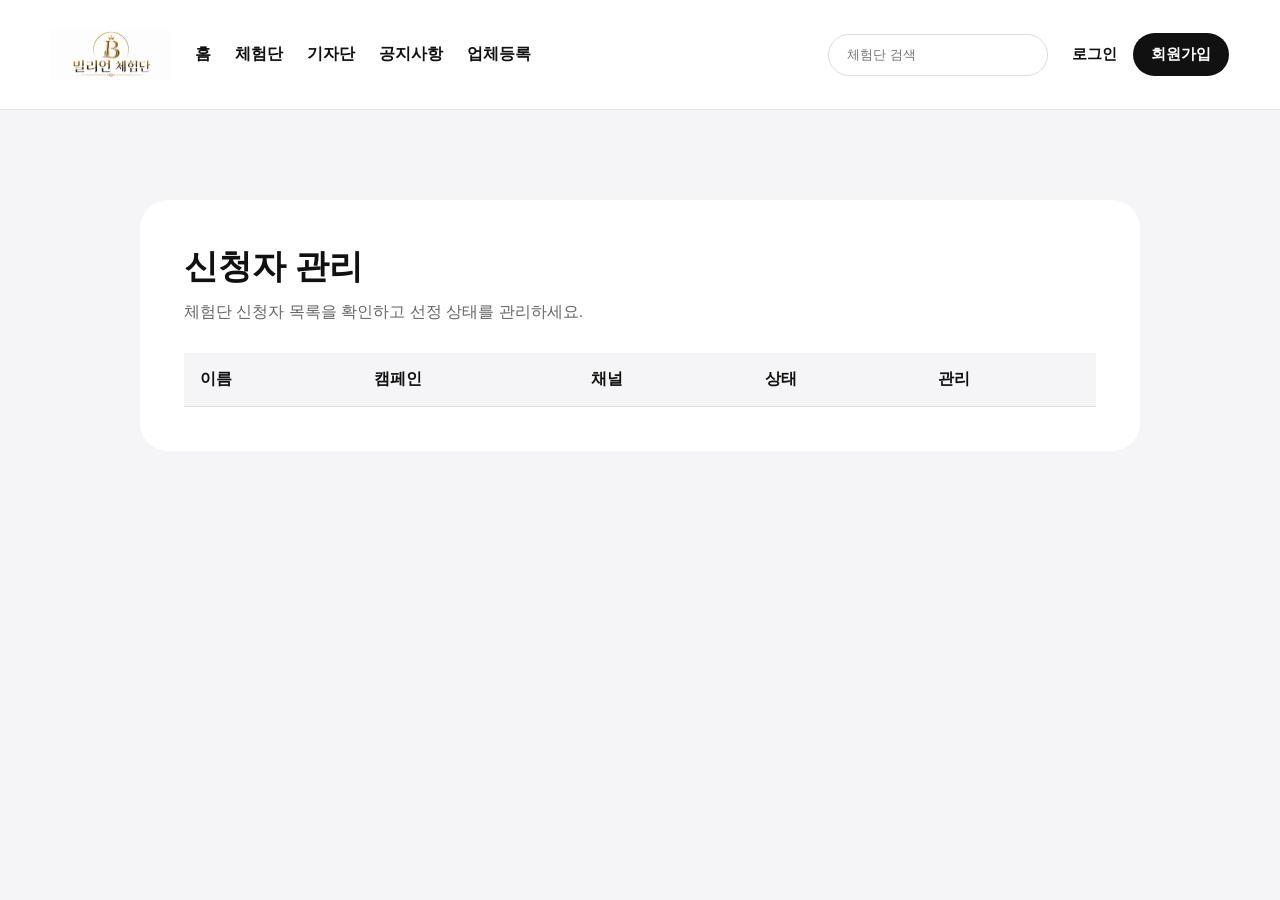
<file: admin-applicants.html>
<!DOCTYPE html>
<html lang="ko">
<head>
    <meta charset="UTF-8">
    <meta name="viewport" content="width=device-width, initial-scale=1.0">
    <title>신청자 관리 - 빌리언 체험단</title>
    <link rel="stylesheet" href="style.css">
</head>
<body>

<header class="site-header">
    <div class="logo">
        <a href="index.html">
            <img src="images/logo.png" alt="빌리언 체험단">
        </a>
    </div>

    <nav>
        <a href="index.html">홈</a>
        <a href="campaign.html">체험단</a>
        <a href="#">기자단</a>
        <a href="notice.html">공지사항</a>
        <a href="partner-campaign.html">업체등록</a>
    </nav>

    <div class="header-search">
        <input type="text" placeholder="체험단 검색">
    </div>

    <div class="header-user">
        <a href="login.html">로그인</a>
        <a href="signup.html" class="join-btn">회원가입</a>
    </div>
</header>

<section class="admin-list-box">
    <h2>신청자 관리</h2>
    <p>체험단 신청자 목록을 확인하고 선정 상태를 관리하세요.</p>

    <table>
        <thead>
            <tr>
                <th>이름</th>
                <th>캠페인</th>
                <th>채널</th>
                <th>상태</th>
                <th>관리</th>
            </tr>
        </thead>

        <tbody id="applicantList">
        </tbody>
    </table>
</section>
<script>
window.onload = function () {
  renderApplicants();
};

function renderApplicants() {
  const applicantList = document.getElementById("applicantList");
  const applications = JSON.parse(localStorage.getItem("applications")) || [];

  applicantList.innerHTML = "";

  applications.forEach(function (applicant, index) {
    const row = document.createElement("tr");

    row.innerHTML = `
      <td>${applicant.name}</td>
      <td>신청 체험단</td>
      <td><a href="${applicant.url}" target="_blank">채널 보기</a></td>
      <td>${applicant.status || "신청완료"}</td>
      <td><button onclick="selectApplicant(${index})">선정</button></td>
    `;

    applicantList.appendChild(row);
  });
}

function selectApplicant(index) {
  const applications = JSON.parse(localStorage.getItem("applications")) || [];
  applications[index].status = "선정완료";
  localStorage.setItem("applications", JSON.stringify(applications));

  alert("선정 처리되었습니다.");
  renderApplicants();
}
</script>
</body>
</html>
</file>
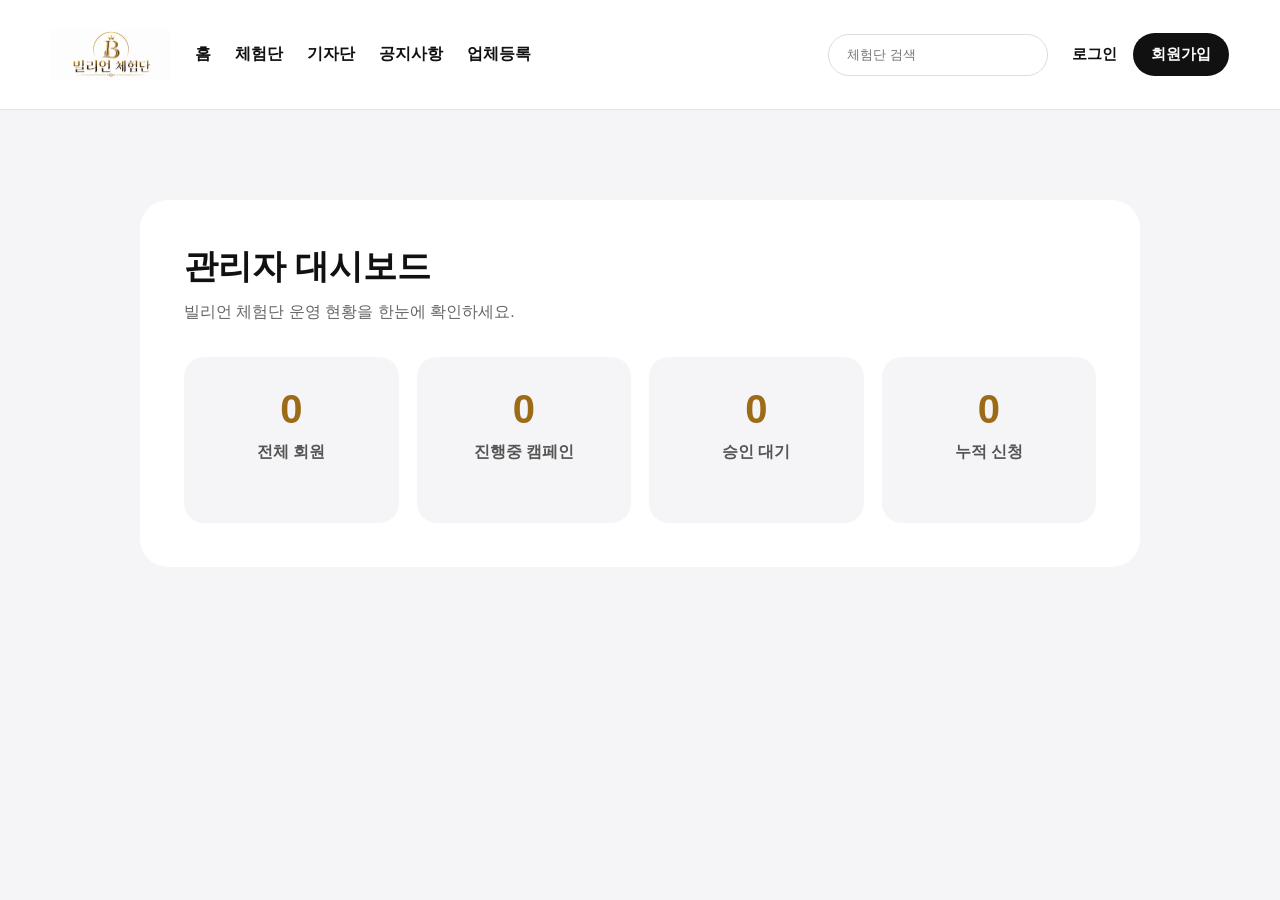
<file: admin-dashboard.html>
<!DOCTYPE html>
<html lang="ko">
<head>
    <meta charset="UTF-8">
    <meta name="viewport" content="width=device-width, initial-scale=1.0">
    <title>관리자 대시보드 - 빌리언 체험단</title>
    <link rel="stylesheet" href="style.css">
</head>
<body>

<header class="site-header">
    <div class="logo">
        <a href="index.html">
            <img src="images/logo.png" alt="빌리언 체험단">
        </a>
    </div>

    <nav>
        <a href="index.html">홈</a>
        <a href="campaign.html">체험단</a>
        <a href="#">기자단</a>
        <a href="notice.html">공지사항</a>
        <a href="partner-campaign.html">업체등록</a>
    </nav>

    <div class="header-search">
        <input type="text" placeholder="체험단 검색">
    </div>

    <div class="header-user">
        <a href="login.html">로그인</a>
        <a href="signup.html" class="join-btn">회원가입</a>
    </div>
</header>

<section class="admin-list-box">
    <h2>관리자 대시보드</h2>
    <p>빌리언 체험단 운영 현황을 한눈에 확인하세요.</p>

    <div class="admin-dashboard">
        <div class="dashboard-card">
            <h3 id="memberCount">0</h3>
            <p>전체 회원</p>
        </div>

        <div class="dashboard-card">
            <h3 id="campaignCount">0</h3>
            <p>진행중 캠페인</p>
        </div>

        <div class="dashboard-card">
            <h3 id="partnerCampaignCount">0</h3>
            <p>승인 대기</p>
        </div>

        <div class="dashboard-card">
            <h3 id="applicationCount">0</h3>
            <p>누적 신청</p>
        </div>
    </div>
</section>
<script>
window.onload = function () {
  const campaigns = JSON.parse(localStorage.getItem("campaigns")) || [];
  const applications = JSON.parse(localStorage.getItem("applications")) || [];
  const partnerCampaigns = JSON.parse(localStorage.getItem("partnerCampaigns")) || [];
  const users = JSON.parse(localStorage.getItem("users")) || [];

  document.getElementById("memberCount").textContent = users.length;
  document.getElementById("campaignCount").textContent = campaigns.length;
  document.getElementById("partnerCampaignCount").textContent = partnerCampaigns.length;
  document.getElementById("applicationCount").textContent = applications.length;
};
</script>
</body>
</html>
</file>
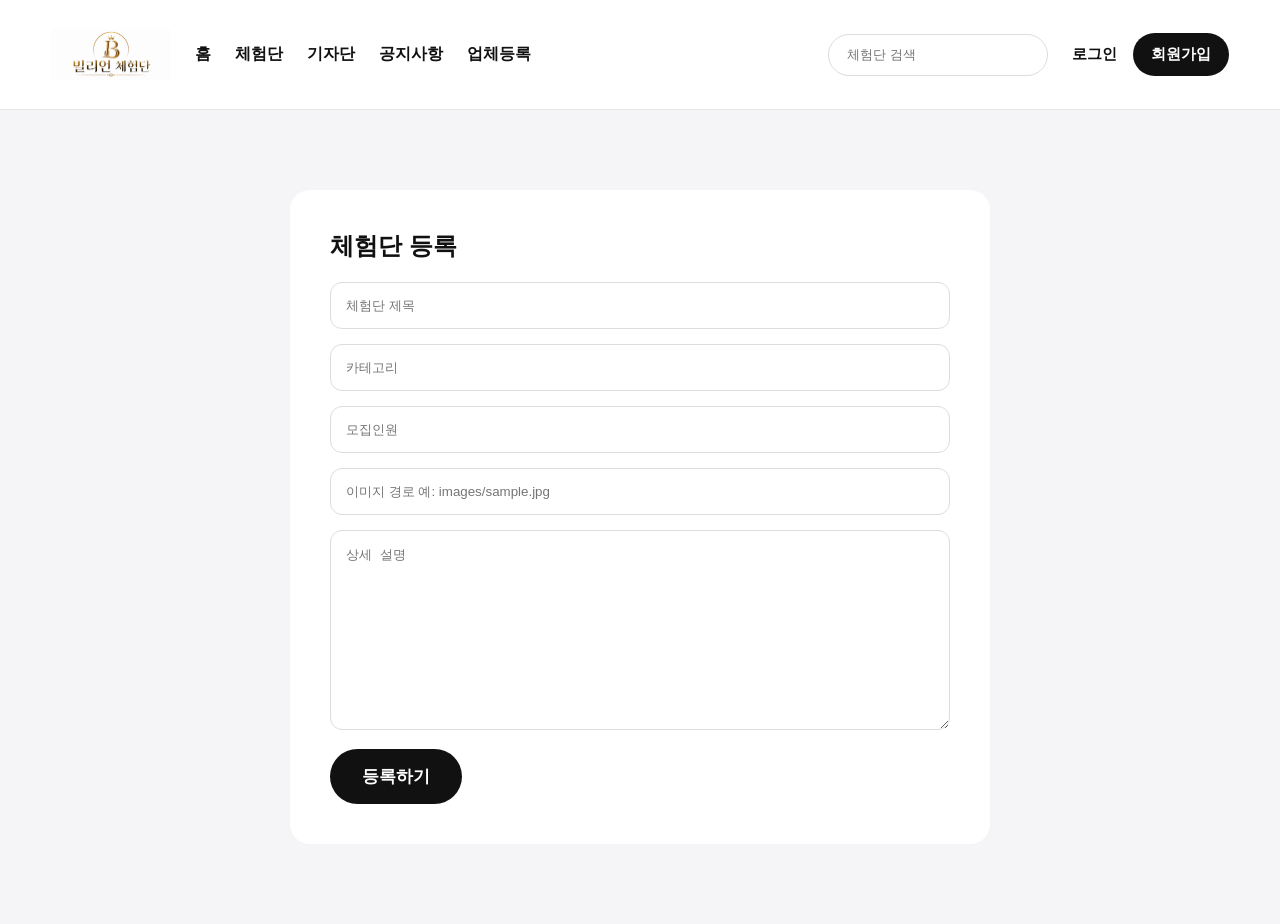
<file: admin.html>
<!DOCTYPE html>
<html lang="ko">
<head>
<meta charset="UTF-8">
<meta name="viewport" content="width=device-width, initial-scale=1.0">
<title>관리자 페이지</title>
<link rel="stylesheet" href="style.css">
</head>
<body>

<header class="site-header">
    <div class="logo">
        <a href="index.html">
            <img src="images/logo.png" alt="빌리언 체험단">
        </a>
    </div>

    <nav>
        <a href="index.html">홈</a>
        <a href="campaign.html">체험단</a>
        <a href="#">기자단</a>
        <a href="notice.html">공지사항</a>
        <a href="partner-campaign.html">업체등록</a>
    </nav>

    <div class="header-search">
        <input type="text" placeholder="체험단 검색">
    </div>

    <div class="header-user">
        <a href="login.html">로그인</a>
        <a href="signup.html" class="join-btn">회원가입</a>
    </div>
</header>

<section class="admin-box">

    <h2>체험단 등록</h2>

    <input type="text" id="title" placeholder="체험단 제목">

    <input type="text" id="category" placeholder="카테고리">

    <input type="text" id="people" placeholder="모집인원">

    <input type="text" id="image" placeholder="이미지 경로 예: images/sample.jpg">

    <textarea id="description" placeholder="상세 설명"></textarea>

    <button onclick="addCampaign()">등록하기</button>

</section>
<script>
function addCampaign() {
  const image = document.getElementById("image").value;  
  const title = document.getElementById("title").value;
  const category = document.getElementById("category").value;
  const people = document.getElementById("people").value;
  const description = document.getElementById("description").value;

  if (!title || !category || !people || !description) {
    alert("모든 항목을 입력해주세요.");
    return;
  }

  const campaign = {
  title: title,
  category: category,
  people: people,
  description: description,
  image: image
};

  let campaigns = JSON.parse(localStorage.getItem("campaigns")) || [];
  campaigns.push(campaign);
  localStorage.setItem("campaigns", JSON.stringify(campaigns));

  alert("체험단이 등록되었습니다.");

  document.getElementById("title").value = "";
  document.getElementById("category").value = "";
  document.getElementById("people").value = "";
  document.getElementById("description").value = "";
}
</script>

</body>
</html>
</file>
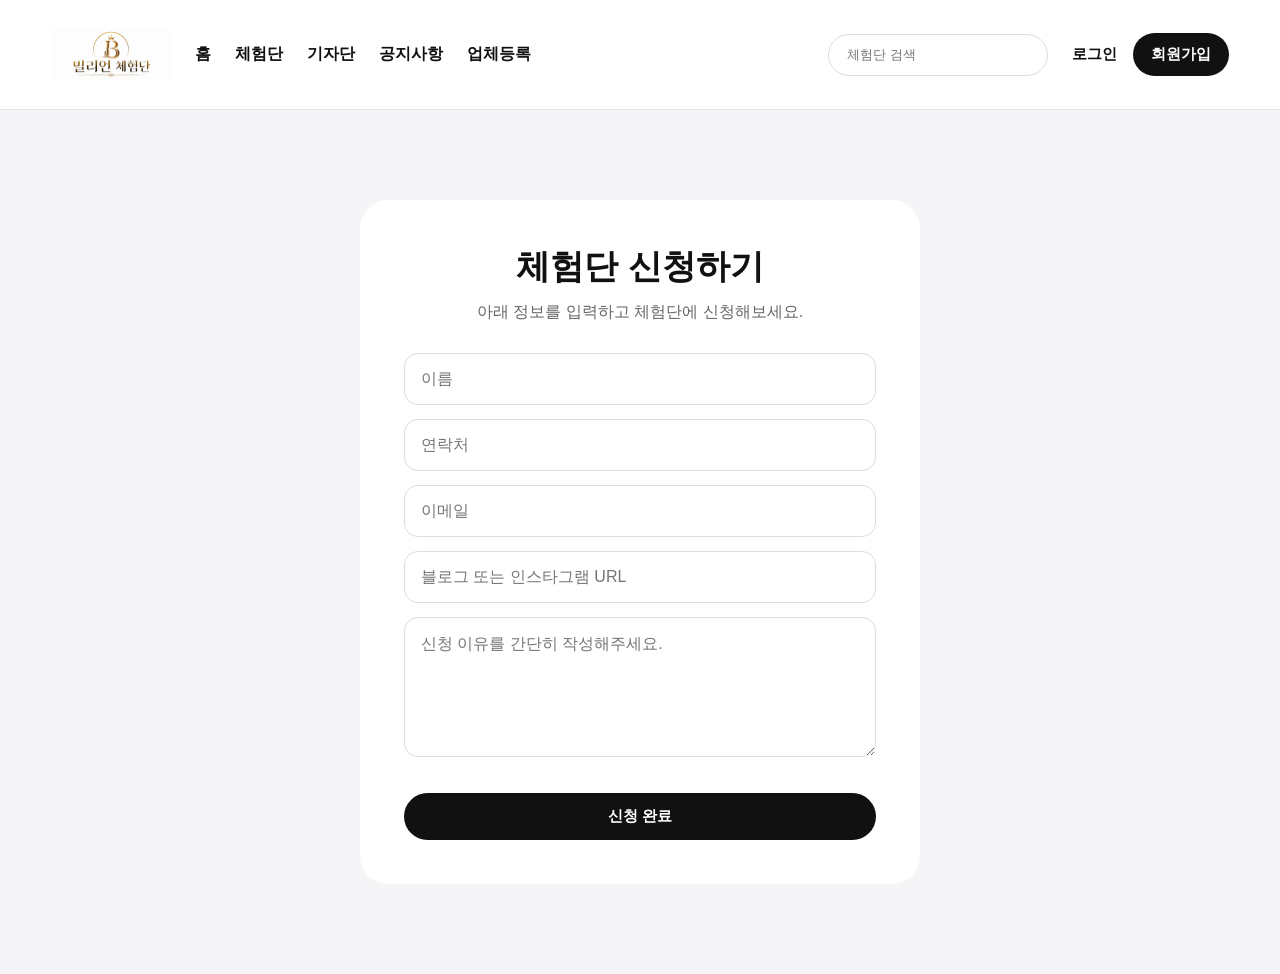
<file: apply.html>
<!DOCTYPE html>
<html lang="ko">
<head>
    <meta charset="UTF-8">
    <meta name="viewport" content="width=device-width, initial-scale=1.0">
    <title>체험단 신청 - 빌리언 체험단</title>
    <link rel="stylesheet" href="style.css">
</head>
<body>

<header class="site-header">
    <div class="logo">
        <a href="index.html">
            <img src="images/logo.png" alt="빌리언 체험단">
        </a>
    </div>

    <nav>
        <a href="index.html">홈</a>
        <a href="campaign.html">체험단</a>
        <a href="#">기자단</a>
        <a href="notice.html">공지사항</a>
        <a href="partner-campaign.html">업체등록</a>
    </nav>

    <div class="header-search">
        <input type="text" placeholder="체험단 검색">
    </div>

    <div class="header-user">
        <a href="login.html">로그인</a>
        <a href="signup.html" class="join-btn">회원가입</a>
    </div>
</header>

<section class="apply-box">
    <h2>체험단 신청하기</h2>
    <p>아래 정보를 입력하고 체험단에 신청해보세요.</p>

    <form>
        <input type="text" id="applicantName" placeholder="이름">
        <input type="tel" id="applicantPhone" placeholder="연락처">
        <input type="email" id="applicantEmail" placeholder="이메일">
        <input type="url" id="applicantUrl" placeholder="블로그 또는 인스타그램 URL">
        <textarea id="applicantReason" placeholder="신청 이유를 간단히 작성해주세요."></textarea>

        <button type="button" class="apply-btn" onclick="submitApplication()">신청 완료</button>
    </form>
</section>
<script>
function submitApplication() {
  const name = document.getElementById("applicantName").value;
  const phone = document.getElementById("applicantPhone").value;
  const email = document.getElementById("applicantEmail").value;
  const url = document.getElementById("applicantUrl").value;
  const reason = document.getElementById("applicantReason").value;

  if (!name || !phone || !email || !url || !reason) {
    alert("모든 항목을 입력해주세요.");
    return;
  }

  const application = {
    name: name,
    phone: phone,
    email: email,
    url: url,
    reason: reason,
    createdAt: new Date().toLocaleString()
  };

  let applications = JSON.parse(localStorage.getItem("applications")) || [];
  applications.push(application);
  localStorage.setItem("applications", JSON.stringify(applications));

  alert("신청이 완료되었습니다.");
  window.location.href = "complete.html";
}
</script>
</body>
</html>
</file>
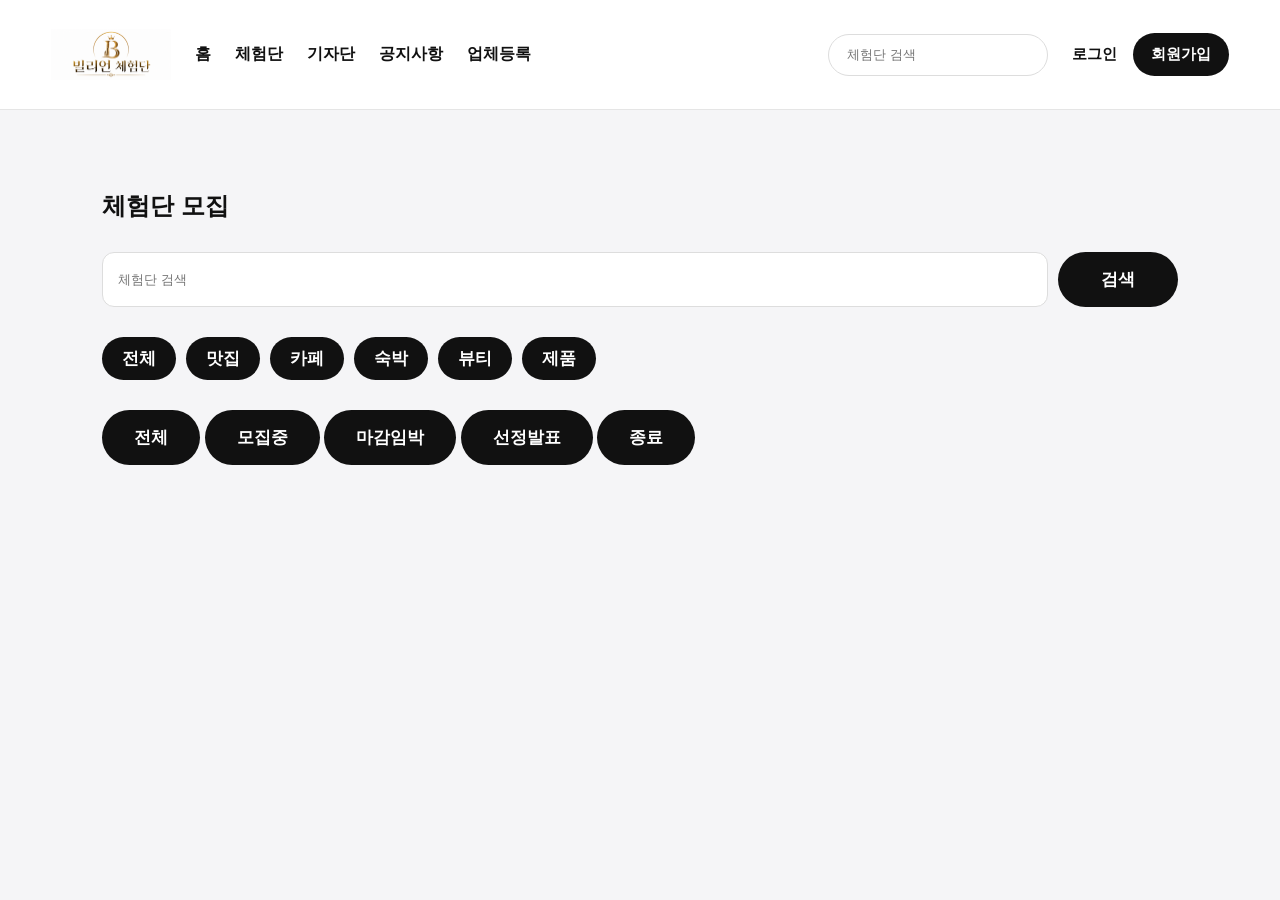
<file: campaign.html>
<!DOCTYPE html>
<html lang="ko">
<head>
<meta charset="UTF-8">
<meta name="viewport" content="width=device-width, initial-scale=1.0">
<title>체험단 목록</title>
<link rel="stylesheet" href="style.css">
</head>
<body>

<header class="site-header">
    <div class="logo">
        <a href="index.html">
            <img src="images/logo.png" alt="빌리언 체험단">
        </a>
    </div>

    <nav>
        <a href="index.html">홈</a>
        <a href="campaign.html">체험단</a>
        <a href="#">기자단</a>
        <a href="notice.html">공지사항</a>
        <a href="partner-campaign.html">업체등록</a>
    </nav>

    <div class="header-search">
        <input type="text" placeholder="체험단 검색">
    </div>

    <div class="header-user">
        <a href="login.html">로그인</a>
        <a href="signup.html" class="join-btn">회원가입</a>
    </div>
</header>

<section class="campaign-page">

    <h2>체험단 모집</h2>
<div class="search-box">

    <input type="text"
           id="searchInput"
           placeholder="체험단 검색">

    <button onclick="searchCampaign()">
        검색
    </button>

</div>
<div class="category-menu">
    <button onclick="filterCampaign('전체')">전체</button>
    <button onclick="filterCampaign('맛집')">맛집</button>
    <button onclick="filterCampaign('카페')">카페</button>
    <button onclick="filterCampaign('숙박')">숙박</button>
    <button onclick="filterCampaign('뷰티')">뷰티</button>
    <button onclick="filterCampaign('제품')">제품</button>
    
</div>
<div class="status-menu">
    <button onclick="filterStatus('전체')">전체</button>
    <button onclick="filterStatus('모집중')">모집중</button>
    <button onclick="filterStatus('마감임박')">마감임박</button>
    <button onclick="filterStatus('선정발표')">선정발표</button>
    <button onclick="filterStatus('종료')">종료</button>
</div>
    <div class="card-wrap" id="campaignList">

</div>

    </div>

</section>

<script>
window.onload = function () {
  const campaignList = document.getElementById("campaignList");
  const campaigns = JSON.parse(localStorage.getItem("campaigns")) || [];

  campaignList.innerHTML = "";

  campaigns.forEach(function (campaign, index) {
    const card = document.createElement("div");
    card.className = "campaign-card";

    card.innerHTML = `
      <h3>${campaign.title}</h3>
      <p>카테고리: ${campaign.category}</p>
      <p>모집인원: ${campaign.people}</p>
      <p>${campaign.description}</p>
      <a href="detail.html?index=${index}">자세히 보기</a>
    `;

    campaignList.appendChild(card);
  });
};
</script>
</body>
</html>
</file>
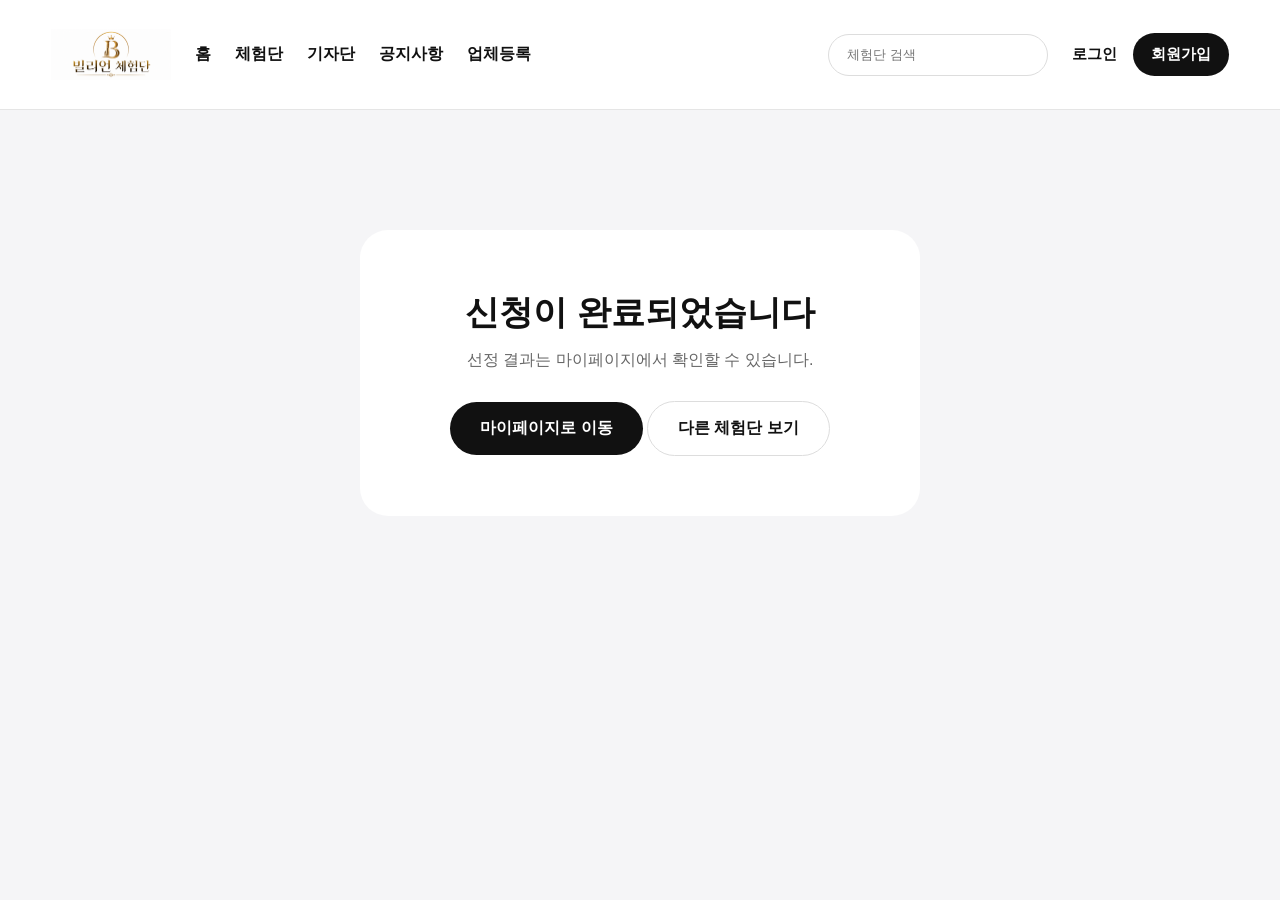
<file: complete.html>
<!DOCTYPE html>
<html lang="ko">
<head>
    <meta charset="UTF-8">
    <meta name="viewport" content="width=device-width, initial-scale=1.0">
    <title>신청 완료 - 빌리언 체험단</title>
    <link rel="stylesheet" href="style.css">
</head>
<body>

<header class="site-header">
    <div class="logo">
        <a href="index.html">
            <img src="images/logo.png" alt="빌리언 체험단">
        </a>
    </div>

    <nav>
        <a href="index.html">홈</a>
        <a href="campaign.html">체험단</a>
        <a href="#">기자단</a>
        <a href="notice.html">공지사항</a>
        <a href="partner-campaign.html">업체등록</a>
    </nav>

    <div class="header-search">
        <input type="text" placeholder="체험단 검색">
    </div>

    <div class="header-user">
        <a href="login.html">로그인</a>
        <a href="signup.html" class="join-btn">회원가입</a>
    </div>
</header>

<section class="complete-box">
    <h2>신청이 완료되었습니다</h2>
    <p>선정 결과는 마이페이지에서 확인할 수 있습니다.</p>

    <a href="mypage.html" class="main-btn">마이페이지로 이동</a>
    <a href="campaign.html" class="sub-btn">다른 체험단 보기</a>
</section>

</body>
</html>
</file>
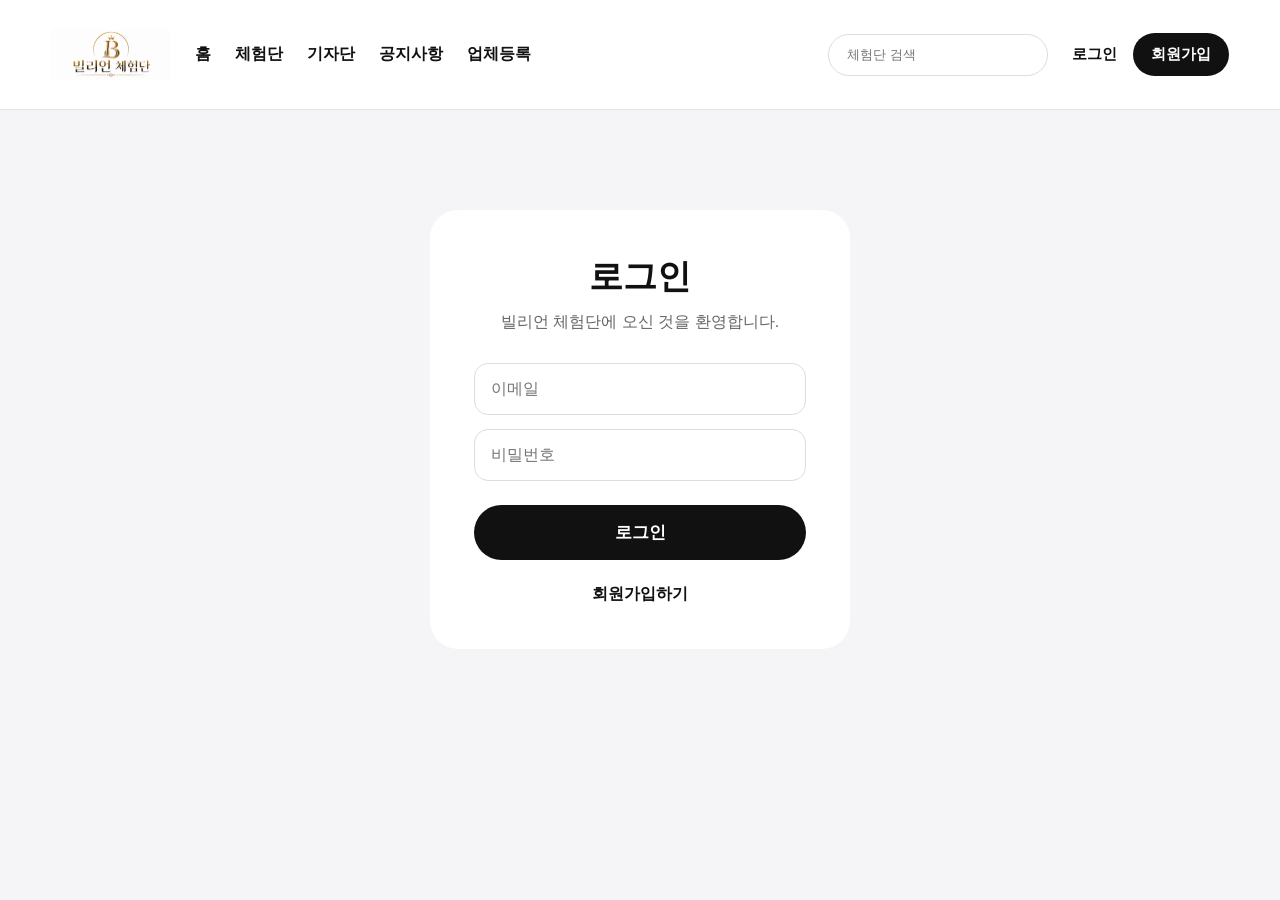
<file: login.html>
<!DOCTYPE html>
<html lang="ko">
<head>
    <meta charset="UTF-8">
    <meta name="viewport" content="width=device-width, initial-scale=1.0">
    <title>로그인 - 빌리언 체험단</title>
    <link rel="stylesheet" href="style.css">
</head>
<body>

<header class="site-header">
    <div class="logo">
        <a href="index.html">
            <img src="images/logo.png" alt="빌리언 체험단">
        </a>
    </div>

    <nav>
        <a href="index.html">홈</a>
        <a href="campaign.html">체험단</a>
        <a href="#">기자단</a>
        <a href="notice.html">공지사항</a>
        <a href="partner-campaign.html">업체등록</a>
    </nav>

    <div class="header-search">
        <input type="text" placeholder="체험단 검색">
    </div>

    <div class="header-user">
        <a href="login.html">로그인</a>
        <a href="signup.html" class="join-btn">회원가입</a>
    </div>
</header>
<section class="login-box">
    <h2>로그인</h2>
    <p>빌리언 체험단에 오신 것을 환영합니다.</p>

    <form>
        <input type="email" placeholder="이메일">
        <input type="password" placeholder="비밀번호">
        <button type="submit">로그인</button>
    </form>

    <a href="signup.html">회원가입하기</a>
</section>

</body>
</html>
</file>
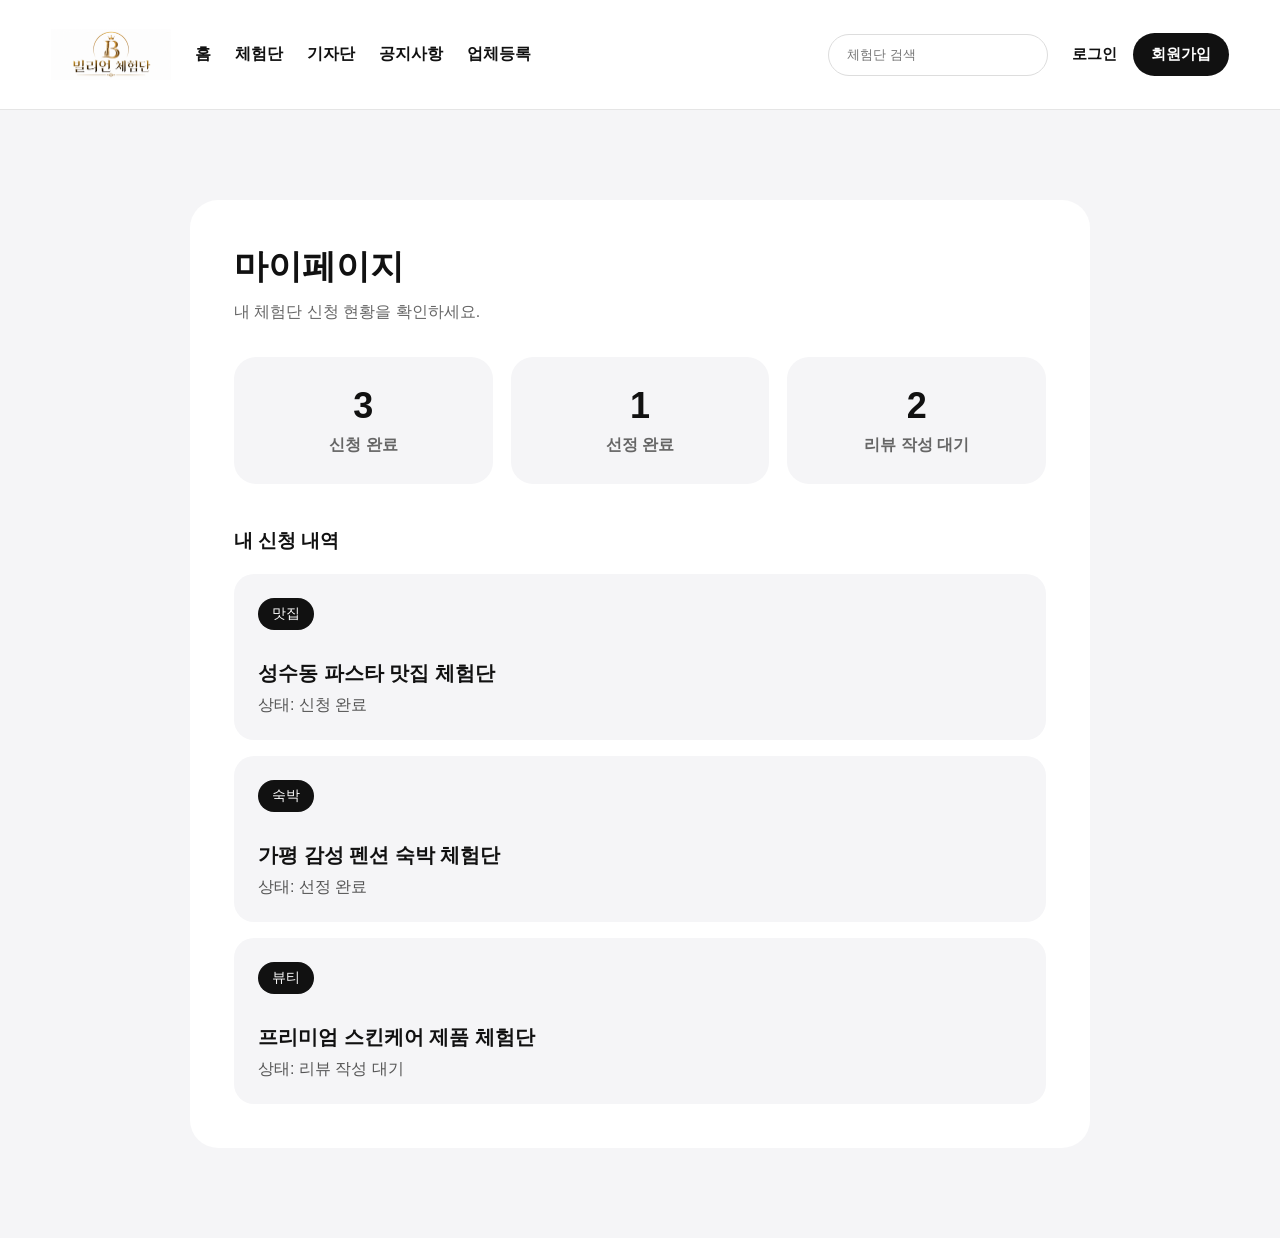
<file: mypage.html>
<!DOCTYPE html>
<html lang="ko">
<head>
    <meta charset="UTF-8">
    <meta name="viewport" content="width=device-width, initial-scale=1.0">
    <title>마이페이지 - 빌리언 체험단</title>
    <link rel="stylesheet" href="style.css">
</head>
<body>

<header class="site-header">
    <div class="logo">
        <a href="index.html">
            <img src="images/logo.png" alt="빌리언 체험단">
        </a>
    </div>

    <nav>
        <a href="index.html">홈</a>
        <a href="campaign.html">체험단</a>
        <a href="#">기자단</a>
        <a href="notice.html">공지사항</a>
        <a href="partner-campaign.html">업체등록</a>
    </nav>

    <div class="header-search">
        <input type="text" placeholder="체험단 검색">
    </div>

    <div class="header-user">
        <a href="login.html">로그인</a>
        <a href="signup.html" class="join-btn">회원가입</a>
    </div>
</header>

<section class="mypage-box">
    <h2>마이페이지</h2>
    <p>내 체험단 신청 현황을 확인하세요.</p>

    <div class="mypage-summary">
        <div>
            <strong>3</strong>
            <span>신청 완료</span>
        </div>
        <div>
            <strong>1</strong>
            <span>선정 완료</span>
        </div>
        <div>
            <strong>2</strong>
            <span>리뷰 작성 대기</span>
        </div>
    </div>

    <h3>내 신청 내역</h3>

    <div class="my-apply-list">
        <div class="my-apply-card">
            <span class="badge">맛집</span>
            <h4>성수동 파스타 맛집 체험단</h4>
            <p>상태: 신청 완료</p>
        </div>

        <div class="my-apply-card">
            <span class="badge">숙박</span>
            <h4>가평 감성 펜션 숙박 체험단</h4>
            <p>상태: 선정 완료</p>
        </div>

        <div class="my-apply-card">
            <span class="badge">뷰티</span>
            <h4>프리미엄 스킨케어 제품 체험단</h4>
            <p>상태: 리뷰 작성 대기</p>
        </div>
    </div>
</section>

</body>
</html>
</file>
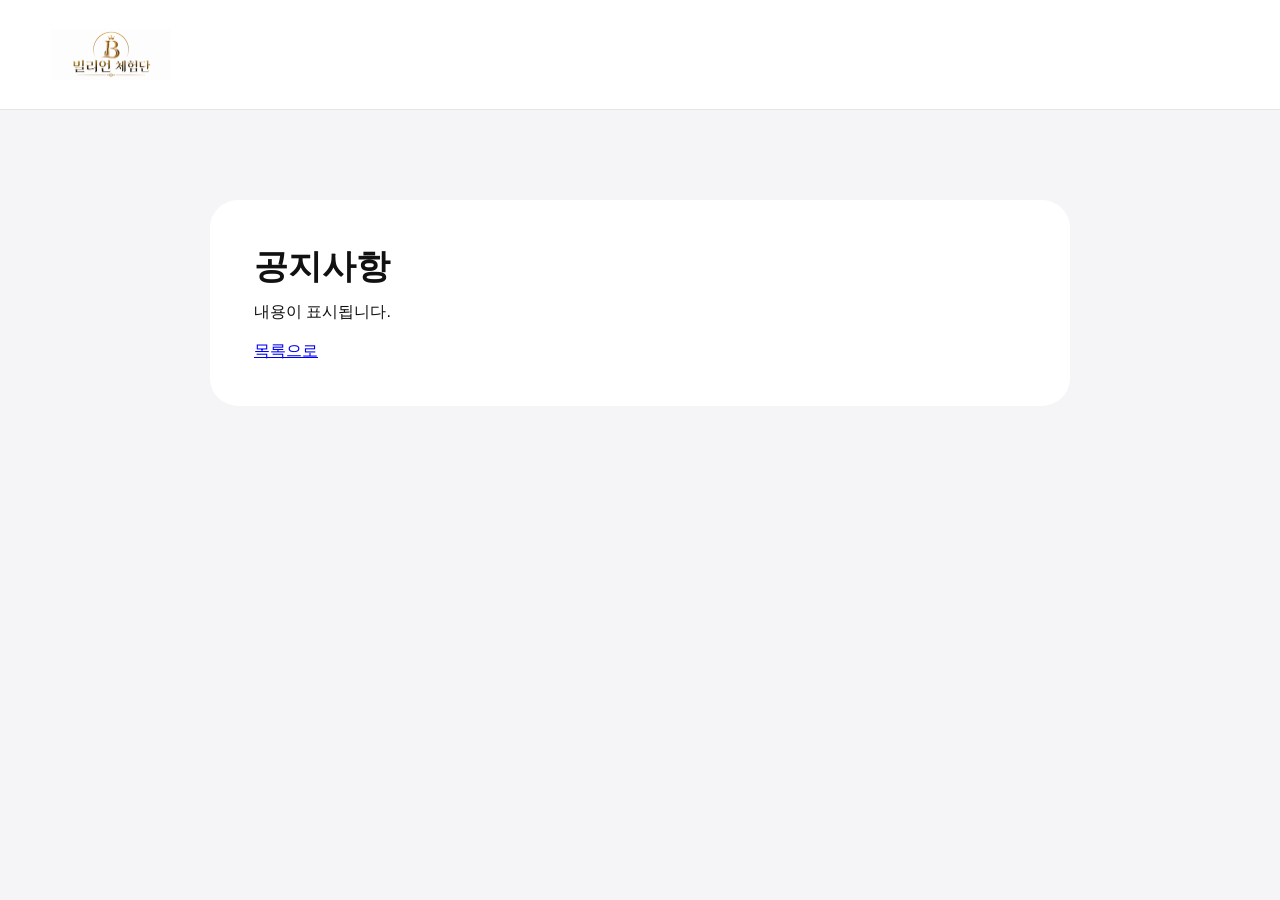
<file: notice-detail.html>
<!DOCTYPE html>
<html lang="ko">
<head>
<meta charset="UTF-8">
<meta name="viewport" content="width=device-width, initial-scale=1.0">
<title>공지사항</title>
<link rel="stylesheet" href="style.css">
</head>

<body>

<header class="site-header">
    <div class="logo">
        <a href="index.html">
            <img src="images/logo.png" alt="빌리언 체험단">
        </a>
    </div>
</header>

<section class="notice-box">
    <h2 id="noticeTitle">공지사항</h2>

    <div id="noticeContent">
        내용이 표시됩니다.
    </div>

    <br>

    <a href="notice.html">목록으로</a>
</section>

<script>

const params = new URLSearchParams(window.location.search);
const type = params.get("type");

const notices = {
    open: {
        title: "빌리언 체험단 베타 서비스 오픈 안내",
        content: "빌리언 체험단이 베타 서비스를 시작합니다."
    },

    guide: {
        title: "체험단 신청 전 필수 확인사항",
        content: "신청 전 블로그 및 SNS 운영 여부를 확인해주세요."
    },

    review: {
        title: "리뷰 작성 가이드 안내",
        content: "체험 후 7일 이내 리뷰 작성이 필요합니다."
    },

    select: {
        title: "선정 기준 및 발표 안내",
        content: "채널 품질, 활동성, 신청 사유 등을 종합 검토합니다."
    }
};

if(notices[type]){
    document.getElementById("noticeTitle").innerText = notices[type].title;
    document.getElementById("noticeContent").innerText = notices[type].content;
}

</script>

</body>
</html>
</file>
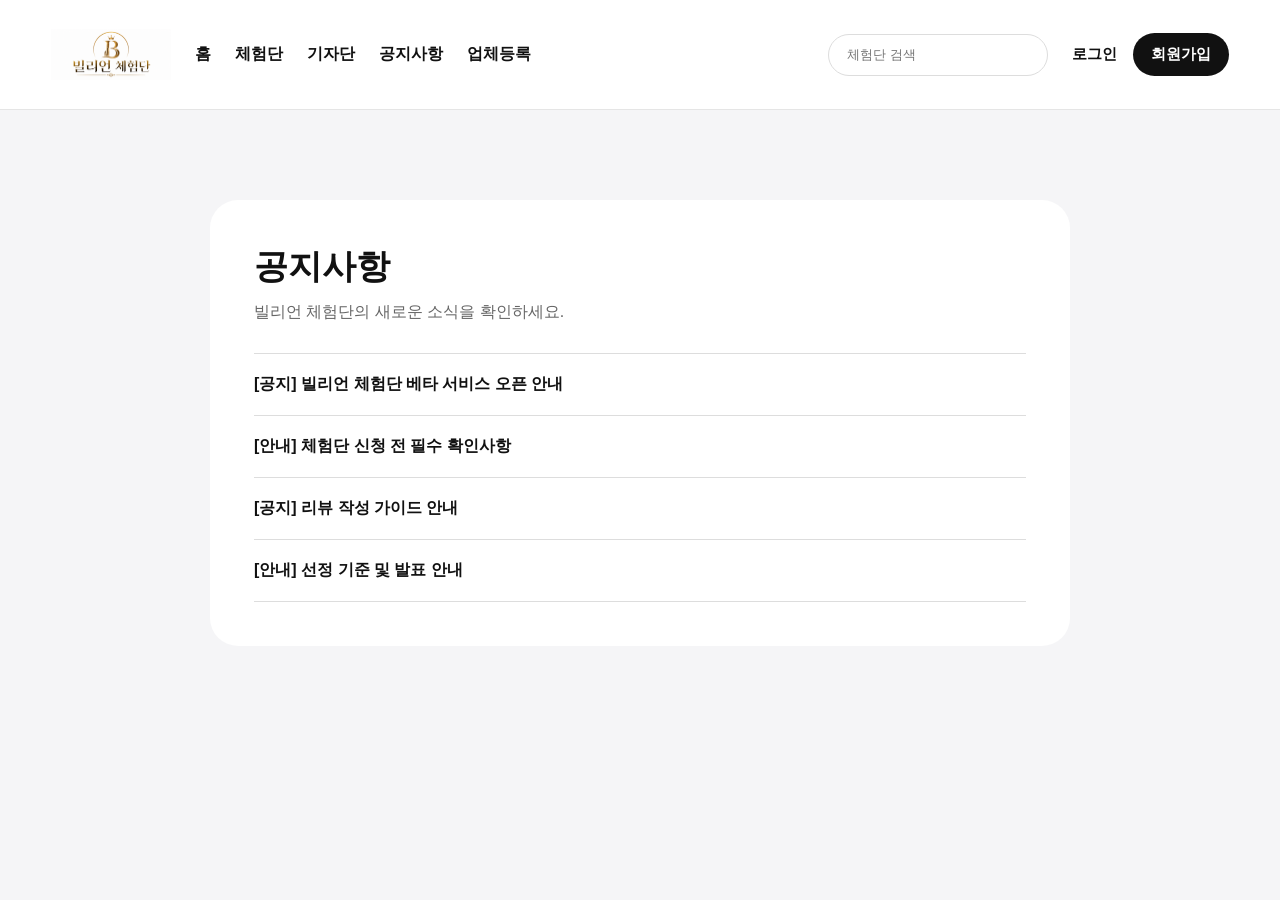
<file: notice.html>
<!DOCTYPE html>
<html lang="ko">
<head>
    <meta charset="UTF-8">
    <meta name="viewport" content="width=device-width, initial-scale=1.0">
    <title>공지사항 - 빌리언 체험단</title>
    <link rel="stylesheet" href="style.css">
</head>
<body>

<header class="site-header">
    <div class="logo">
        <a href="index.html">
            <img src="images/logo.png" alt="빌리언 체험단">
        </a>
    </div>

    <nav>
        <a href="index.html">홈</a>
        <a href="campaign.html">체험단</a>
        <a href="#">기자단</a>
        <a href="notice.html">공지사항</a>
        <a href="partner-campaign.html">업체등록</a>
    </nav>

    <div class="header-search">
        <input type="text" placeholder="체험단 검색">
    </div>

    <div class="header-user">
        <a href="login.html">로그인</a>
        <a href="signup.html" class="join-btn">회원가입</a>
    </div>
</header>

<section class="notice-box">
    <h2>공지사항</h2>
    <p>빌리언 체험단의 새로운 소식을 확인하세요.</p>

    <div class="notice-list">
        <a href="notice-detail.html?type=open">[공지] 빌리언 체험단 베타 서비스 오픈 안내</a>
        <a href="notice-detail.html?type=guide">[안내] 체험단 신청 전 필수 확인사항</a>
        <a href="notice-detail.html?type=review">[공지] 리뷰 작성 가이드 안내</a>
        <a href="notice-detail.html?type=select">[안내] 선정 기준 및 발표 안내</a>
    </div>
</section>

</body>
</html>
</file>
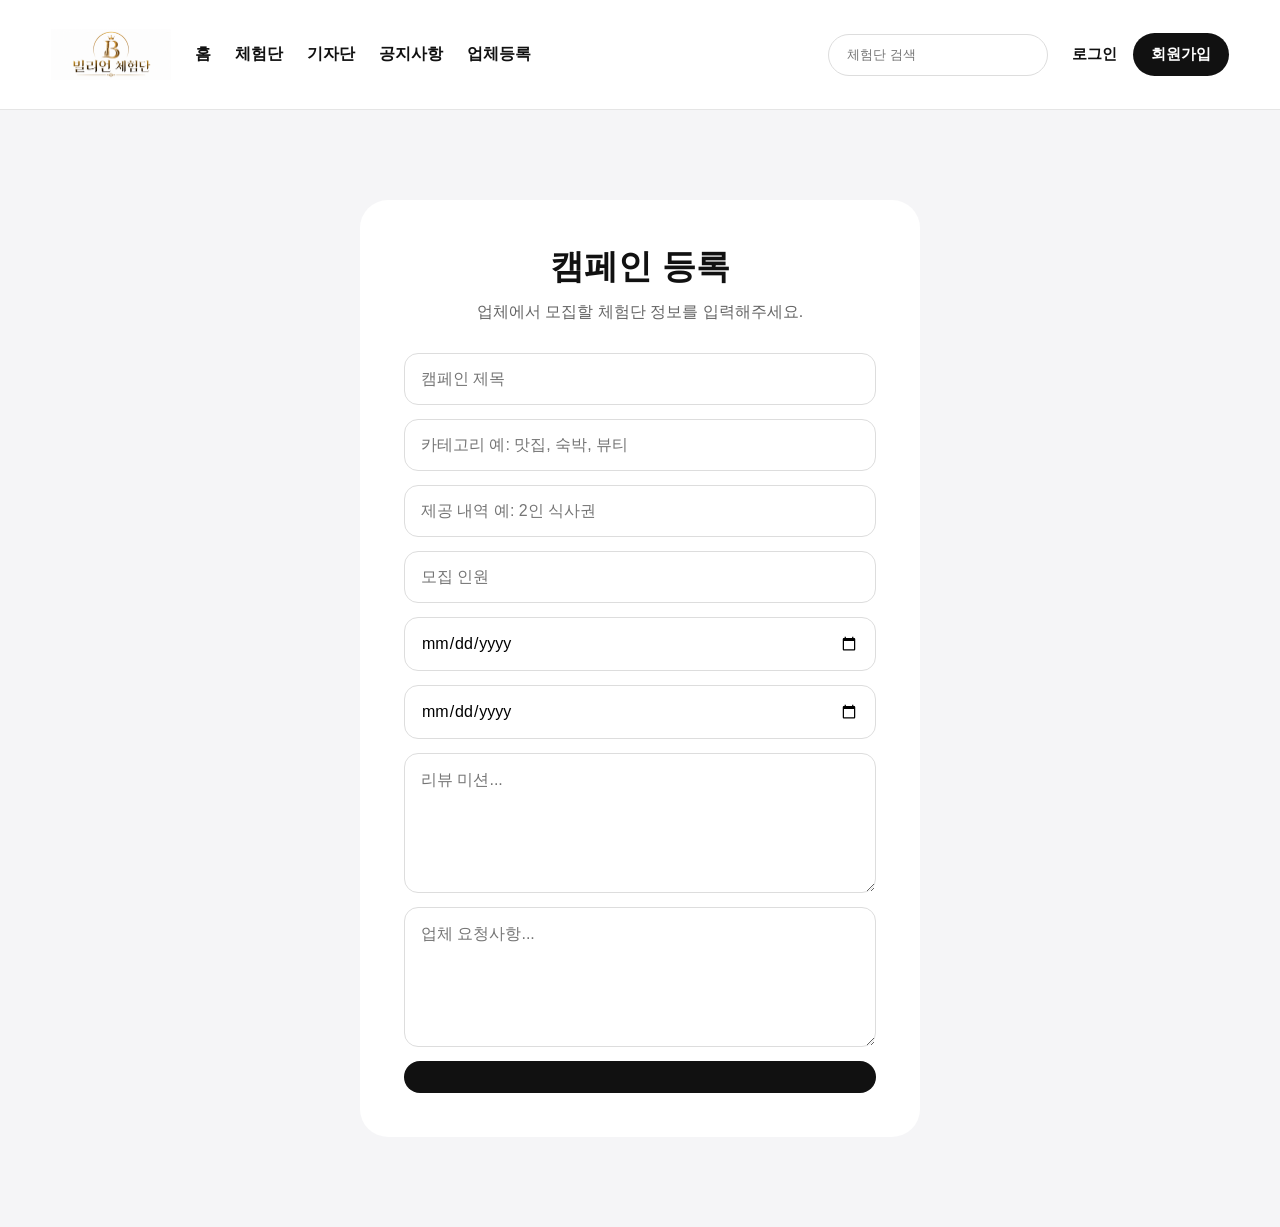
<file: partner-campaign.html>
<!DOCTYPE html>
<html lang="ko">
<head>
    <meta charset="UTF-8">
    <meta name="viewport" content="width=device-width, initial-scale=1.0">
    <title>캠페인 등록 - 빌리언 체험단</title>
    <link rel="stylesheet" href="style.css">
</head>
<body>

<header class="site-header">
    <div class="logo">
        <a href="index.html">
            <img src="images/logo.png" alt="빌리언 체험단">
        </a>
    </div>

    <nav>
        <a href="index.html">홈</a>
        <a href="campaign.html">체험단</a>
        <a href="#">기자단</a>
        <a href="notice.html">공지사항</a>
        <a href="partner-campaign.html">업체등록</a>
    </nav>

    <div class="header-search">
        <input type="text" placeholder="체험단 검색">
    </div>

    <div class="header-user">
        <a href="login.html">로그인</a>
        <a href="signup.html" class="join-btn">회원가입</a>
    </div>
</header>

<section class="apply-box">
    <h2>캠페인 등록</h2>
    <p>업체에서 모집할 체험단 정보를 입력해주세요.</p>

    <form>
        <input type="text" id="campaignTitle" placeholder="캠페인 제목">
        <input type="text" id="campaignCategory" placeholder="카테고리 예: 맛집, 숙박, 뷰티">
        <input type="text" id="campaignBenefit" placeholder="제공 내역 예: 2인 식사권">
        <input type="number" id="campaignPeople" placeholder="모집 인원">
        <input type="date" id="campaignStart">
        <input type="date" id="campaignEnd">

        <textarea id="campaignMission" placeholder="리뷰 미션..."></textarea>
        <textarea id="campaignRequest" placeholder="업체 요청사항..."></textarea>

        <button type="button" onclick="submitPartnerCampaign()">
    </form>
</section>
<script>
function submitPartnerCampaign() {

  const campaign = {
    title: document.getElementById("campaignTitle").value,
    category: document.getElementById("campaignCategory").value,
    benefit: document.getElementById("campaignBenefit").value,
    people: document.getElementById("campaignPeople").value,
    start: document.getElementById("campaignStart").value,
    end: document.getElementById("campaignEnd").value,
    mission: document.getElementById("campaignMission").value,
    request: document.getElementById("campaignRequest").value
  };

  let partnerCampaigns =
    JSON.parse(localStorage.getItem("partnerCampaigns")) || [];

  partnerCampaigns.push(campaign);

  localStorage.setItem(
    "partnerCampaigns",
    JSON.stringify(partnerCampaigns)
  );

  alert("캠페인 등록 신청이 완료되었습니다.");
}
</script>
</body>
</html>
</file>
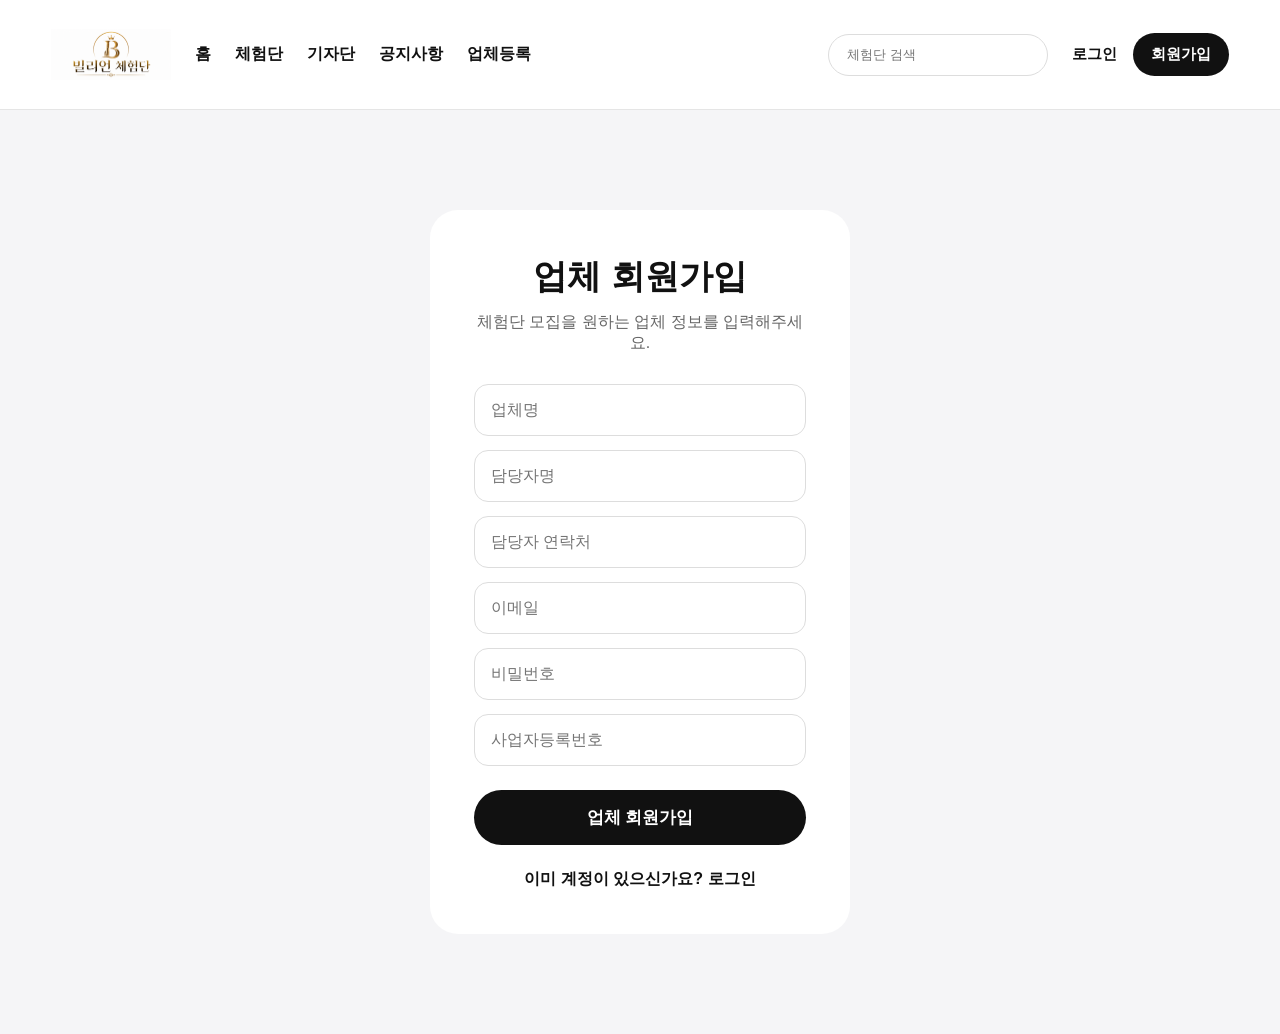
<file: partner-signup.html>
<!DOCTYPE html>
<html lang="ko">
<head>
    <meta charset="UTF-8">
    <meta name="viewport" content="width=device-width, initial-scale=1.0">
    <title>업체 회원가입 - 빌리언 체험단</title>
    <link rel="stylesheet" href="style.css">
</head>
<body>

<header class="site-header">
    <div class="logo">
        <a href="index.html">
            <img src="images/logo.png" alt="빌리언 체험단">
        </a>
    </div>

    <nav>
        <a href="index.html">홈</a>
        <a href="campaign.html">체험단</a>
        <a href="#">기자단</a>
        <a href="notice.html">공지사항</a>
        <a href="partner-campaign.html">업체등록</a>
    </nav>

    <div class="header-search">
        <input type="text" placeholder="체험단 검색">
    </div>

    <div class="header-user">
        <a href="login.html">로그인</a>
        <a href="signup.html" class="join-btn">회원가입</a>
    </div>
</header>

<section class="login-box">
    <h2>업체 회원가입</h2>
    <p>체험단 모집을 원하는 업체 정보를 입력해주세요.</p>

    <form>
        <input type="text" placeholder="업체명">
        <input type="text" placeholder="담당자명">
        <input type="tel" placeholder="담당자 연락처">
        <input type="email" placeholder="이메일">
        <input type="password" placeholder="비밀번호">
        <input type="text" placeholder="사업자등록번호">

        <button type="submit">업체 회원가입</button>
    </form>

    <a href="login.html">이미 계정이 있으신가요? 로그인</a>
</section>

</body>
</html>
</file>
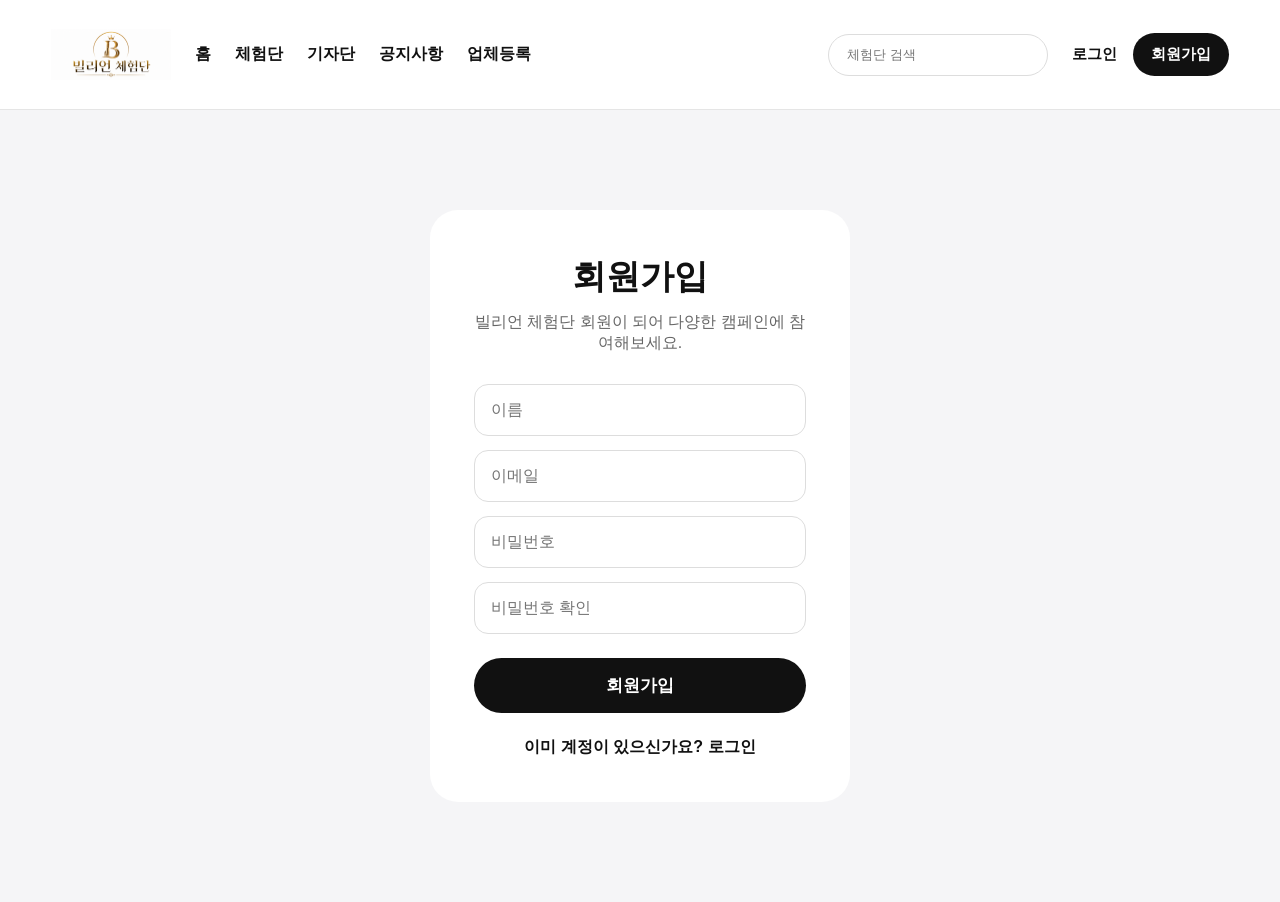
<file: signup.html>
<!DOCTYPE html>
<html lang="ko">
<head>
    <meta charset="UTF-8">
    <meta name="viewport" content="width=device-width, initial-scale=1.0">
    <title>회원가입 - 빌리언 체험단</title>
    <link rel="stylesheet" href="style.css">
</head>
<body>

<header class="site-header">
    <div class="logo">
        <a href="index.html">
            <img src="images/logo.png" alt="빌리언 체험단">
        </a>
    </div>

    <nav>
        <a href="index.html">홈</a>
        <a href="campaign.html">체험단</a>
        <a href="#">기자단</a>
        <a href="notice.html">공지사항</a>
        <a href="partner-campaign.html">업체등록</a>
    </nav>

    <div class="header-search">
        <input type="text" placeholder="체험단 검색">
    </div>

    <div class="header-user">
        <a href="login.html">로그인</a>
        <a href="signup.html" class="join-btn">회원가입</a>
    </div>
</header>

<section class="login-box">
    <h2>회원가입</h2>
    <p>빌리언 체험단 회원이 되어 다양한 캠페인에 참여해보세요.</p>

    <form>
        <input type="text" placeholder="이름">
        <input type="email" placeholder="이메일">
        <input type="password" placeholder="비밀번호">
        <input type="password" placeholder="비밀번호 확인">
        <button type="submit">회원가입</button>
    </form>

    <a href="login.html">이미 계정이 있으신가요? 로그인</a>
</section>

</body>
</html>
</file>
<file: style.css>
* {
    margin: 0;
    padding: 0;
    box-sizing: border-box;
}

body {
    font-family: 'Pretendard', 'Noto Sans KR', Arial, sans-serif;
    background: #f5f5f7;
    color: #111;
}

header {
    display: flex;
    align-items: center;
    gap: 80px;

    padding: 24px 8%;
    background: white;
    border-bottom: 1px solid #e5e5e5;

    position: sticky;
top: 0;
z-index: 1000;
}

nav {
    display: flex;
    gap: 24px;
    align-items: center;
}

nav a {
    text-decoration: none;
    color: #111;
    font-weight: 600;
    transition: 0.3s;
}

nav a:hover {
    color: #666;
}


header h1 {
    font-size: 28px;
    font-weight: 800;
}

header p {
    margin-top: 6px;
    color: #666;
}

.hero {
    min-height: 45vh;
    padding: 80px 8%;
    text-align: center;
    background: linear-gradient(180deg, #ffffff 0%, #f5f5f7 100%);
}

.hero h2 {
    font-size: 54px;
    font-weight: 900;
    margin-bottom: 20px;
}

.hero p {
    font-size: 20px;
    line-height: 1.6;
    color: #555;
    margin-bottom: 36px;
}

button {
    border: none;
    border-radius: 999px;
    padding: 16px 32px;
    font-size: 17px;
    font-weight: 700;
    background: #111;
    color: white;
    cursor: pointer;
}

button:hover {
    background: #333;
}

.campaigns {
    padding: 90px 8%;
    background: #fff;
}

.campaigns h2 {
    font-size: 36px;
    text-align: center;
    margin-bottom: 12px;
}

.section-desc {
    text-align: center;
    color: #666;
    margin-bottom: 40px;
}

.card-wrap {
    display: grid;
    grid-template-columns: repeat(3, 1fr);
    gap: 24px;
}

.card {
    padding: 28px;
    border-radius: 24px;
    background: #f5f5f7;
    transition: 0.3s;
}

.card:hover {
    transform: translateY(-6px);
}

.badge {
    display: inline-block;
    margin-bottom: 18px;
    padding: 7px 14px;
    border-radius: 999px;
    background: #111;
    color: #fff;
    font-size: 14px;
}

.card h3 {
    font-size: 22px;
    margin-bottom: 14px;
}

.card p {
    color: #666;
    line-height: 1.5;
    margin-bottom: 20px;
}

.card strong {
    font-size: 18px;
}

.card {
    overflow: hidden;
    padding: 0;
}

.card img {
    width: 100%;
    height: 220px;
    object-fit: cover;
    display: block;
}

.card-content {
    padding: 28px;
}

.apply-btn {
    width: 100%;
    margin-top: 22px;
    padding: 14px;
    font-size: 15px;
}

.apply-btn {
    display: block;
    text-align: center;
    text-decoration: none;
    background: #111;
    color: white;
    border-radius: 999px;
}

.detail {
    max-width: 980px;
    margin: 60px auto;
    padding: 0 20px;
}

.detail img {
    width: 100%;
    border-radius: 28px;
    margin-bottom: 40px;
}

.detail-content {
    background: white;
    padding: 44px;
    border-radius: 28px;
}

.detail-content h2 {
    font-size: 38px;
    margin: 18px 0;
}

.detail-content h3 {
    margin-top: 32px;
    margin-bottom: 10px;
}

.detail-content p {
    color: #555;
    line-height: 1.7;
}

.detail-content hr {
    margin: 34px 0;
    border: none;
    border-top: 1px solid #ddd;
}

.login-box {
    max-width: 420px;
    margin: 100px auto;
    padding: 44px;
    background: white;
    border-radius: 28px;
    text-align: center;
}

.login-box h2 {
    font-size: 34px;
    margin-bottom: 12px;
}

.login-box p {
    color: #666;
    margin-bottom: 30px;
}

.login-box form {
    display: flex;
    flex-direction: column;
    gap: 14px;
}

.login-box input {
    padding: 16px;
    border: 1px solid #ddd;
    border-radius: 14px;
    font-size: 16px;
}

.login-box button {
    margin-top: 10px;
}

.login-box a {
    display: inline-block;
    margin-top: 24px;
    color: #111;
    font-weight: 700;
    text-decoration: none;
}

.apply-box {
    max-width: 560px;
    margin: 90px auto;
    padding: 44px;
    background: white;
    border-radius: 28px;
    text-align: center;
}

.apply-box h2 {
    font-size: 34px;
    margin-bottom: 12px;
}

.apply-box p {
    color: #666;
    margin-bottom: 30px;
}

.apply-box form {
    display: flex;
    flex-direction: column;
    gap: 14px;
}

.apply-box input,
.apply-box textarea {
    padding: 16px;
    border: 1px solid #ddd;
    border-radius: 14px;
    font-size: 16px;
    font-family: inherit;
}

.apply-box textarea {
    min-height: 140px;
    resize: vertical;
}

.notice-box {
    max-width: 860px;
    margin: 90px auto;
    padding: 44px;
    background: white;
    border-radius: 28px;
}

.notice-box h2 {
    font-size: 34px;
    margin-bottom: 12px;
}

.notice-box p {
    color: #666;
    margin-bottom: 30px;
}

.notice-list {
    display: flex;
    flex-direction: column;
    border-top: 1px solid #ddd;
}

.notice-list a {
    padding: 20px 0;
    border-bottom: 1px solid #ddd;
    color: #111;
    text-decoration: none;
    font-weight: 600;
}

.admin-box{
    max-width:700px;
    margin:80px auto;
    background:white;
    padding:40px;
    border-radius:20px;
}

.admin-box h2{
    margin-bottom:20px;
}

.admin-box input,
.admin-box textarea{
    width:100%;
    margin-bottom:15px;
    padding:15px;
    border:1px solid #ddd;
    border-radius:12px;
}

.admin-box textarea{
    height:200px;
}

.mypage-box {
    max-width: 900px;
    margin: 90px auto;
    padding: 44px;
    background: white;
    border-radius: 28px;
}

.mypage-box h2 {
    font-size: 34px;
    margin-bottom: 12px;
}

.mypage-box > p {
    color: #666;
    margin-bottom: 34px;
}

.mypage-summary {
    display: grid;
    grid-template-columns: repeat(3, 1fr);
    gap: 18px;
    margin-bottom: 44px;
}

.mypage-summary div {
    padding: 28px;
    background: #f5f5f7;
    border-radius: 22px;
    text-align: center;
}

.mypage-summary strong {
    display: block;
    font-size: 36px;
    margin-bottom: 8px;
}

.mypage-summary span {
    color: #666;
    font-weight: 700;
}

.mypage-box h3 {
    margin-bottom: 20px;
}

.my-apply-list {
    display: flex;
    flex-direction: column;
    gap: 16px;
}

.my-apply-card {
    padding: 24px;
    background: #f5f5f7;
    border-radius: 20px;
}

.my-apply-card h4 {
    font-size: 20px;
    margin: 12px 0 8px;
}

.my-apply-card p {
    color: #555;
}

.campaign-page{
    padding:80px 8%;
}

.category-menu{
    display:flex;
    gap:10px;
    margin:30px 0;
    flex-wrap:wrap;
}

.category-menu button{
    padding:10px 20px;
}

.logo img{
    height:75px;
    width:auto;
    display:block;
}

.search-box{
    display:flex;
    gap:10px;
    margin:30px 0;
}

.search-box input{
    flex:1;
    padding:15px;
    border:1px solid #ddd;
    border-radius:12px;
}

.search-box button{
    width:120px;
}   

.logo img {
    height: 55px;
    width: auto;
    display: block;
}

.hero-badge {
    display: inline-block;
    margin-bottom: 22px;
    font-size: 13px;
    font-weight: 800;
    letter-spacing: 2px;
    color: #9b6b18;
}

.hero-buttons {
    display: flex;
    justify-content: center;
    gap: 14px;
}

.main-btn,
.sub-btn {
    display: inline-block;
    border-radius: 999px;
    padding: 16px 30px;
    font-size: 16px;
    font-weight: 800;
    text-decoration: none;
}

.main-btn {
    background: #111;
    color: white;
}

.sub-btn {
    background: white;
    color: #111;
    border: 1px solid #ddd;
}

.stats{
    display:grid;
    grid-template-columns:repeat(4,1fr);
    gap:20px;

    padding:80px 8%;
    background:white;
}

.stat-item{
    text-align:center;
}

.stat-item h3{
    font-size:42px;
    font-weight:900;
    color:#9b6b18;
    margin-bottom:10px;
}

.stat-item p{
    color:#666;
    font-weight:600;
}

.popular {
    padding: 90px 8%;
    background: #f5f5f7;
    text-align: center;
}


.popular h2 {
    font-size: 36px;
    text-align: center;
    margin-bottom: 12px;
}

.reviews{
    padding:90px 8%;
    background:white;
}

.review-wrap{
    display:grid;
    grid-template-columns:repeat(3,1fr);
    gap:20px;
}

.review-card{
    padding:30px;
    background:#f5f5f7;
    border-radius:20px;
}

.review-card p{
    line-height:1.8;
    margin-bottom:20px;
}

.review-card strong{
    color:#9b6b18;
}

.header-search{
    margin-left:auto;
}

.header-search input{
    width:220px;
    padding:12px 18px;
    border:1px solid #ddd;
    border-radius:999px;
    outline:none;
}

.header-user {
    display: flex;
    align-items: center;
    gap: 12px;
}

.header-user a {
    text-decoration: none;
    color: #111;
    font-weight: 700;
    font-size: 14px;
}

.join-btn {
    padding: 10px 18px;
    border-radius: 999px;
    background: #111;
    color: white !important;
}

.status-badge{
    display:inline-block;
    margin-left:8px;
    padding:6px 10px;
    border-radius:999px;
    background:#ffe9c7;
    color:#9b6b18;
    font-size:12px;
    font-weight:700;
}

footer {
    padding: 50px 8%;
    background: #111;
    color: white;
}

.footer-logo {
    font-size: 24px;
    font-weight: 900;
    margin-bottom: 20px;
}

.footer-links {
    display: flex;
    gap: 20px;
    margin-bottom: 20px;
    flex-wrap: wrap;
}

.footer-links a {
    color: #ccc;
    text-decoration: none;
    font-size: 14px;
}

footer p {
    color: #888;
    font-size: 13px;
}

.detail-desc {
    font-size: 18px;
    color: #555;
    margin-bottom: 30px;
}

.detail-info {
    display: grid;
    grid-template-columns: repeat(2, 1fr);
    gap: 18px;
    margin: 34px 0;
}

.detail-info div {
    padding: 22px;
    background: #f5f5f7;
    border-radius: 18px;
}

.detail-info strong {
    display: block;
    margin-bottom: 8px;
    color: #9b6b18;
}

.mission-list {
    margin: 16px 0 34px 20px;
    line-height: 1.8;
    color: #555;
}   

.complete-box {
    max-width: 560px;
    margin: 120px auto;
    padding: 60px 44px;
    background: white;
    border-radius: 28px;
    text-align: center;
}

.complete-box h2 {
    font-size: 34px;
    margin-bottom: 14px;
}

.complete-box p {
    color: #666;
    margin-bottom: 30px;
}

.admin-list-box {
    max-width: 1000px;
    margin: 90px auto;
    padding: 44px;
    background: white;
    border-radius: 28px;
}

.admin-list-box h2 {
    font-size: 34px;
    margin-bottom: 12px;
}

.admin-list-box p {
    color: #666;
    margin-bottom: 30px;
}

.admin-list-box table {
    width: 100%;
    border-collapse: collapse;
}

.admin-list-box th,
.admin-list-box td {
    padding: 16px;
    border-bottom: 1px solid #ddd;
    text-align: left;
}

.admin-list-box th {
    background: #f5f5f7;
}

.admin-list-box button {
    padding: 9px 16px;
    font-size: 14px;
}

.admin-dashboard{
    display:grid;
    grid-template-columns:repeat(4,1fr);
    gap:20px;
    margin-top:30px;
}

.dashboard-card{
    background:#f5f5f7;
    padding:30px;
    border-radius:20px;
    text-align:center;
}

.dashboard-card h3{
    font-size:40px;
    margin-bottom:10px;
    color:#9b6b18;
}

.admin-dashboard {
    display: grid;
    grid-template-columns: repeat(4, 1fr);
    gap: 18px;
    margin-top: 34px;
}

.dashboard-card {
    background: #f5f5f7;
    padding: 30px;
    border-radius: 20px;
    text-align: center;
}

.dashboard-card h3 {
    font-size: 40px;
    margin-bottom: 10px;
    color: #9b6b18;
}

.dashboard-card p {
    color: #555;
    font-weight: 700;
}

header nav {
    margin-top: 15px;
}

header nav a {
    margin-right: 20px;
}

.logo img {
    height: 75px;
    width: auto;
    display: block;
}

.header-search {
    margin-left: auto;
}

.header-search input {
    width: 220px;
    padding: 12px 18px;
    border: 1px solid #ddd;
    border-radius: 999px;
    outline: none;
}

.header-user {
    display: flex;
    align-items: center;
    gap: 12px;
}

.header-user a {
    text-decoration: none;
    color: #111;
    font-weight: 700;
    font-size: 14px;
}

.join-btn {
    padding: 10px 18px;
    border-radius: 999px;
    background: #111;
    color: white !important;
}

.popular .card-wrap {
    display: grid;
    grid-template-columns: repeat(3, 1fr);
    gap: 30px;
    max-width: 1400px;
    margin: 50px auto 0;
}

.popular .card {
    width: 100%;
}

.popular {
    padding: 90px 8%;
    background: #f5f5f7;
    text-align: center;
}

.popular .card-wrap {
    display: grid;
    grid-template-columns: repeat(3, 1fr);
    gap: 30px;
    max-width: 1300px;
    margin: 50px auto 0;
}

.popular .card {
    width: 100%;
}

.campaign-page #campaignList {
  display: grid;
  grid-template-columns: repeat(4, 260px);
  gap: 30px;
  justify-content: start;
  margin-top: 40px;
}

.campaign-page #campaignList .card {
  width: 260px;
  writing-mode: horizontal-tb !important;
}

.campaign-page #campaignList .card * {
  writing-mode: horizontal-tb !important;
}

.campaign-page #campaignList .card img {
  width: 260px !important;
  height: 200px !important;
  object-fit: cover;
  border-radius: 16px;
  display: block;
}

header {
    width: 100%;
    height: 110px;
    display: flex;
    align-items: center;
    justify-content: space-between;
    padding: 0 40px;
    box-sizing: border-box;
    background: #fff;
}

.logo img {
    width: 120px;
    height: auto;
    display: block;
}

nav {
    display: flex;
    align-items: center;
    gap: 42px;
    flex-shrink: 0;
}

nav a {
    font-size: 16px;
    font-weight: 700;
    color: #111;
    text-decoration: none;
    white-space: nowrap;
}

.header-search {
    width: 220px;
    flex-shrink: 0;
}

.header-search input {
    width: 100%;
    height: 42px;
    border: 1px solid #ddd;
    border-radius: 24px;
    padding: 0 18px;
    box-sizing: border-box;
}

.header-user {
    display: flex;
    align-items: center;
    gap: 16px;
    flex-shrink: 0;
}

.header-user a {
    font-size: 15px;
    font-weight: 700;
    color: #111;
    text-decoration: none;
    white-space: nowrap;
}

.header-user .join-btn {
    background: #111;
    color: #fff;
    padding: 12px 18px;
    border-radius: 24px;
}
/* 상단 신규 오픈 안내 */
.open-notice {
    padding: 16px 24px;
    background: #f5f5f7;
}

.open-notice-inner {
    max-width: 1200px;
    margin: 0 auto;
    padding: 18px 24px;
    display: flex;
    align-items: center;
    justify-content: center;
    gap: 24px;
    border: 1px solid #e8d7b5;
    border-radius: 16px;
    background: #fff8eb;
}

.open-notice-inner p {
    margin: 0;
    color: #554326;
    line-height: 1.7;
    text-align: center;
}

.open-notice-inner strong {
    color: #9b6b18;
}

.pre-register-btn {
    display: inline-block;
    flex-shrink: 0;
    padding: 11px 20px;
    border-radius: 999px;
    background: #111;
    color: #fff;
    font-size: 14px;
    font-weight: 700;
    text-decoration: none;
    white-space: nowrap;
}

/* 헤더: 화면이 좁아지면 다음 줄로 배치 */
.site-header {
    height: auto;
    min-height: 110px;
    padding: 20px 4%;
    gap: 24px;
    flex-wrap: wrap;
}

.site-header > * {
    min-width: 0;
}

.site-header nav {
    margin-top: 0;
    gap: 24px;
    flex-wrap: wrap;
}

.site-header nav a {
    margin-right: 0;
}

.site-header .logo {
    flex-shrink: 0;
}

.site-header .header-search {
    margin-left: auto;
}

/* 카드 안의 내용 때문에 열이 넓어지는 현상 방지 */
.popular .card-wrap,
.campaigns .card-wrap,
.review-wrap {
    grid-template-columns: repeat(3, minmax(0, 1fr));
}

.card,
.review-card {
    min-width: 0;
    overflow-wrap: break-word;
}

/* 태블릿 및 모바일 */
@media (max-width: 900px) {
    .site-header {
        position: relative;
        min-height: 0;
        padding: 18px 20px;
        gap: 18px;
    }

    .site-header .logo {
        order: 1;
        margin-right: auto;
    }

    .site-header .header-user {
        order: 2;
        gap: 10px;
    }

    .site-header nav {
        order: 3;
        width: 100%;
        flex-shrink: 1;
        justify-content: center;
        gap: 12px 20px;
    }

    .site-header .header-search {
        order: 4;
        width: 100%;
        margin-left: 0;
        flex-shrink: 1;
    }

    .popular .card-wrap,
    .campaigns .card-wrap,
    .review-wrap {
        grid-template-columns: repeat(2, minmax(0, 1fr));
    }
}

/* 휴대폰 */
@media (max-width: 600px) {
    .open-notice {
        padding: 12px 16px;
    }

    .open-notice-inner {
        flex-direction: column;
        gap: 12px;
        padding: 18px 16px;
    }

    .open-notice-inner p {
        font-size: 14px;
    }

    .open-notice-inner strong {
        display: block;
        margin-bottom: 5px;
    }

    .site-header {
        padding: 16px;
    }

    .site-header .logo img {
        width: 100px;
        height: auto;
    }

    .site-header .header-user a {
        font-size: 13px;
    }

    .site-header .header-user .join-btn {
        padding: 10px 12px;
    }

    .site-header nav {
        gap: 10px 16px;
    }

    .site-header nav a {
        font-size: 14px;
    }

    .site-header .header-search input {
        font-size: 16px;
    }

    .hero {
        min-height: 0;
        padding: 48px 16px;
    }

    .hero-badge {
        font-size: 11px;
        letter-spacing: 1px;
    }

    .hero h2 {
        font-size: clamp(24px, 6.5vw, 34px);
        line-height: 1.4;
    }

    .hero p {
        font-size: 16px;
        line-height: 1.7;
        margin-bottom: 26px;
    }

    .hero-buttons {
        flex-direction: column;
        gap: 12px;
        max-width: 340px;
        margin: 0 auto;
    }

    .hero-buttons a {
        width: 100%;
        padding: 15px 18px;
    }

    .stats {
        grid-template-columns: repeat(2, minmax(0, 1fr));
        padding: 40px 16px;
        gap: 28px 12px;
    }

    .stat-item h3 {
        font-size: 30px;
    }

    .stat-item p {
        font-size: 14px;
    }

    .popular,
    .campaigns,
    .reviews {
        padding: 44px 16px;
    }

    .popular h2,
    .campaigns h2,
    .reviews h2 {
        font-size: 26px;
        text-align: center;
    }

    .section-desc {
        font-size: 14px;
        line-height: 1.6;
        margin-bottom: 24px;
    }

    .popular .card-wrap,
    .campaigns .card-wrap,
    .review-wrap {
        grid-template-columns: minmax(0, 1fr);
        gap: 20px;
    }

    .popular .card-wrap {
        margin-top: 24px;
    }

    .card-content {
        padding: 22px;
    }

    .card h3 {
        font-size: 20px;
    }

    .review-card {
        padding: 24px;
    }

    footer {
        padding: 36px 16px;
        overflow-wrap: anywhere;
    }

    .footer-links {
        gap: 12px 18px;
    }

    footer p {
        line-height: 1.8;
    }
}
</file>
